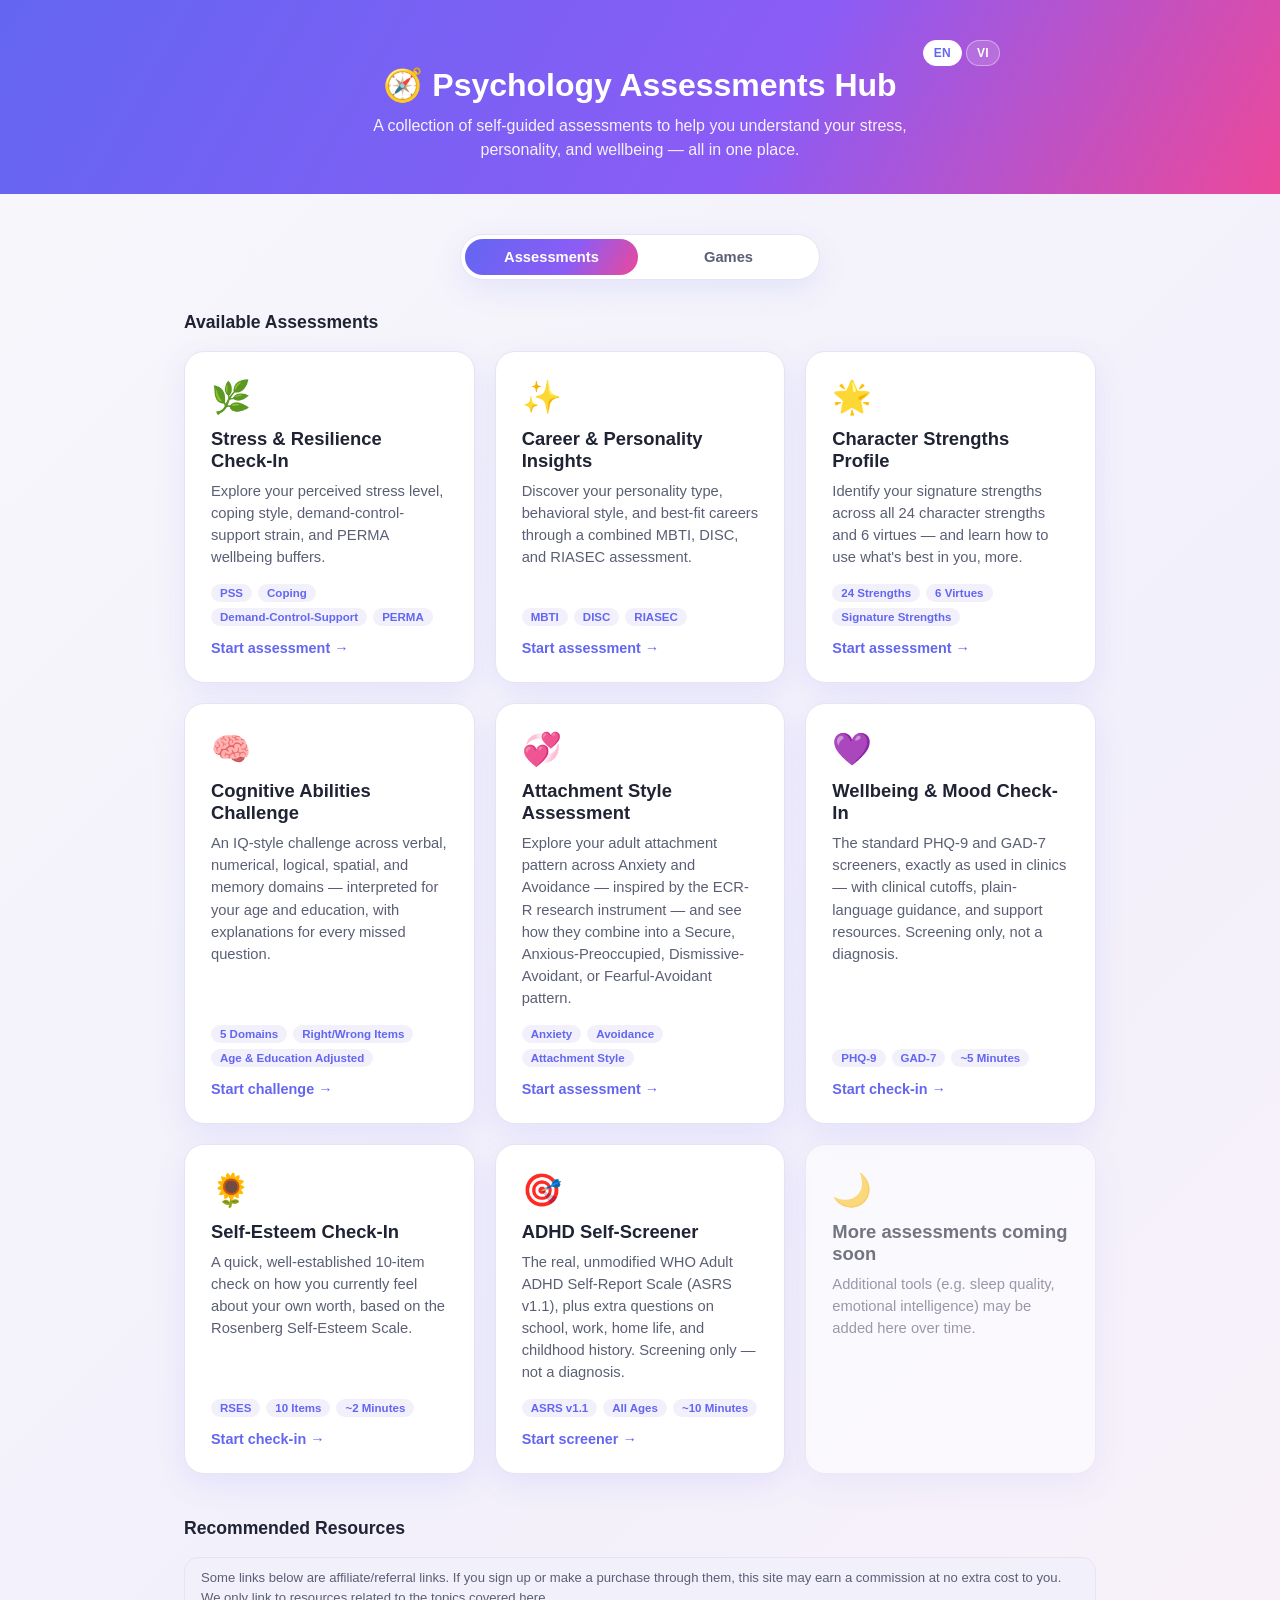
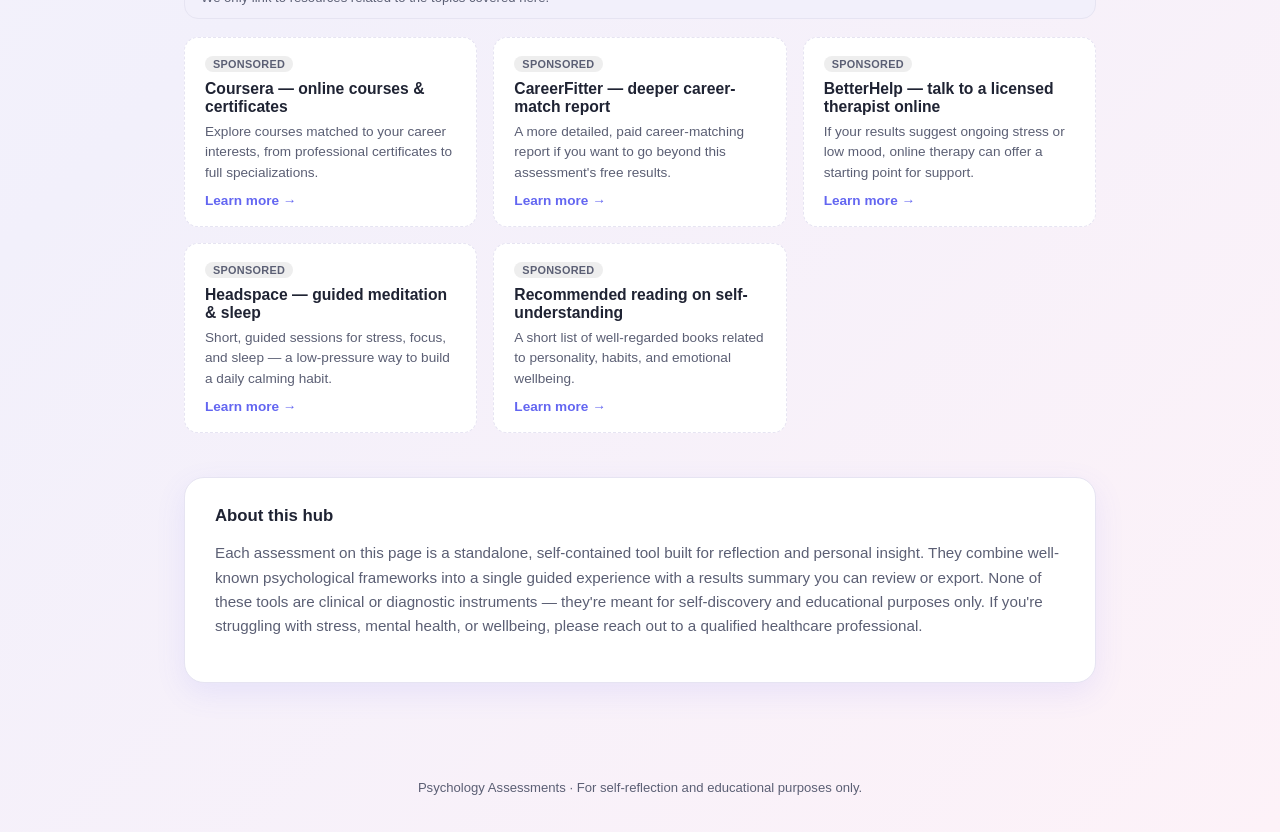
<file: index.html>
<!DOCTYPE html>
<html lang="en">
<head>
<meta charset="UTF-8" />
<meta name="viewport" content="width=device-width, initial-scale=1.0" />
<title>Psychology Assessments — Hub</title>
<meta name="description" content="A hub linking to all self-assessment tools: stress & resilience, career & personality insights, and more to come." />
<link rel="canonical" href="https://zoom2408.github.io/psych-assess-toolkit/" />
<meta name="robots" content="index, follow" />
<meta property="og:type" content="website" />
<meta property="og:title" content="Psychology Assessments — Hub" />
<meta property="og:description" content="Free, private, browser-based self-assessments for stress, personality, wellbeing, self-esteem, attachment style, cognitive ability, ADHD screening, and character strengths — plus free brain games." />
<meta property="og:url" content="https://zoom2408.github.io/psych-assess-toolkit/" />
<meta property="og:site_name" content="Psychology Assessments" />
<meta name="twitter:card" content="summary" />
<meta name="twitter:title" content="Psychology Assessments — Hub" />
<meta name="twitter:description" content="Free, private, browser-based self-assessments for stress, personality, wellbeing, self-esteem, attachment style, cognitive ability, ADHD screening, and character strengths — plus free brain games." />
<script type="application/ld+json">
{
  "@context": "https://schema.org",
  "@graph": [
    {
      "@type": "WebSite",
      "name": "Psychology Assessments",
      "url": "https://zoom2408.github.io/psych-assess-toolkit/",
      "description": "A hub linking to all self-assessment tools: stress & resilience, career & personality insights, wellbeing, and more."
    },
    {
      "@type": "ItemList",
      "name": "Available Assessments",
      "itemListElement": [
        { "@type": "ListItem", "position": 1, "name": "Stress & Resilience Check-In", "url": "https://zoom2408.github.io/psych-assess-toolkit/stress-assessment/" },
        { "@type": "ListItem", "position": 2, "name": "Career & Personality Insights", "url": "https://zoom2408.github.io/psych-assess-toolkit/career-personality-assessment/" },
        { "@type": "ListItem", "position": 3, "name": "Character Strengths Profile", "url": "https://zoom2408.github.io/psych-assess-toolkit/strengths-assessment/" },
        { "@type": "ListItem", "position": 4, "name": "Cognitive Abilities Challenge", "url": "https://zoom2408.github.io/psych-assess-toolkit/iq-test/" },
        { "@type": "ListItem", "position": 5, "name": "Attachment Style Assessment", "url": "https://zoom2408.github.io/psych-assess-toolkit/attachment-style-assessment/" },
        { "@type": "ListItem", "position": 6, "name": "Wellbeing & Mood Check-In", "url": "https://zoom2408.github.io/psych-assess-toolkit/wellbeing-checkin/" },
        { "@type": "ListItem", "position": 7, "name": "Self-Esteem Check-In", "url": "https://zoom2408.github.io/psych-assess-toolkit/self-esteem-assessment/" },
        { "@type": "ListItem", "position": 8, "name": "ADHD Self-Screener", "url": "https://zoom2408.github.io/psych-assess-toolkit/adhd-screener/" },
        { "@type": "ListItem", "position": 9, "name": "Brain Games", "url": "https://zoom2408.github.io/psych-assess-toolkit/brain-games/" }
      ]
    }
  ]
}
</script>
<style>
  :root {
    --grad-1: #6366f1;
    --grad-2: #8b5cf6;
    --grad-3: #ec4899;
    --ink: #1f2333;
    --ink-soft: #5b5f74;
    --bg: #f7f7fb;
    --card-bg: #ffffff;
    --border: #e6e4f2;
    --radius-lg: 20px;
    --radius-md: 14px;
    --shadow: 0 10px 30px rgba(99, 102, 241, 0.10);
    --shadow-hover: 0 16px 40px rgba(99, 102, 241, 0.18);
  }
  * { box-sizing: border-box; }
  html, body {
    margin: 0; padding: 0;
    font-family: "Segoe UI", "Helvetica Neue", Arial, sans-serif;
    background: linear-gradient(135deg, #f7f7fb 0%, #f2f0fb 50%, #fdf2f8 100%);
    color: var(--ink);
    min-height: 100vh;
  }
  .site-header {
    padding: 40px 24px 32px;
    text-align: center;
    background: linear-gradient(120deg, var(--grad-1), var(--grad-2) 60%, var(--grad-3));
    color: #fff;
  }
  .site-header h1 {
    margin: 0 0 10px;
    font-size: 2rem;
    letter-spacing: -0.02px;
  }
  .site-header p {
    margin: 0 auto;
    max-width: 560px;
    opacity: 0.92;
    line-height: 1.5;
  }
  .container {
    max-width: 960px;
    margin: 0 auto;
    padding: 40px 24px 60px;
  }
  .section-title {
    font-size: 1.1rem;
    font-weight: 700;
    color: var(--ink);
    margin: 0 0 18px;
  }
  .grid {
    display: grid;
    grid-template-columns: repeat(auto-fit, minmax(280px, 1fr));
    gap: 20px;
    margin-bottom: 44px;
  }
  .card {
    display: flex;
    flex-direction: column;
    background: var(--card-bg);
    border: 1px solid var(--border);
    border-radius: var(--radius-lg);
    padding: 26px;
    text-decoration: none;
    color: inherit;
    box-shadow: var(--shadow);
    transition: transform 0.15s ease, box-shadow 0.15s ease;
  }
  .card:hover {
    transform: translateY(-3px);
    box-shadow: var(--shadow-hover);
  }
  .card .emoji {
    font-size: 2rem;
    margin-bottom: 12px;
  }
  .card h3 {
    margin: 0 0 8px;
    font-size: 1.15rem;
  }
  .card p {
    margin: 0 0 16px;
    color: var(--ink-soft);
    font-size: 0.92rem;
    line-height: 1.5;
    flex-grow: 1;
  }
  .card .tags {
    display: flex;
    flex-wrap: wrap;
    gap: 6px;
    margin-bottom: 14px;
  }
  .tag {
    font-size: 0.72rem;
    font-weight: 600;
    padding: 3px 9px;
    border-radius: 999px;
    background: #f2f0fb;
    color: var(--grad-1);
  }
  .card .cta {
    font-size: 0.9rem;
    font-weight: 600;
    color: var(--grad-1);
  }
  .card.coming-soon {
    opacity: 0.6;
    cursor: default;
  }
  .card.coming-soon:hover {
    transform: none;
    box-shadow: var(--shadow);
  }
  .about {
    background: var(--card-bg);
    border: 1px solid var(--border);
    border-radius: var(--radius-lg);
    padding: 28px 30px;
    box-shadow: var(--shadow);
  }
  .about h2 {
    margin-top: 0;
    font-size: 1.05rem;
  }
  .about p {
    color: var(--ink-soft);
    line-height: 1.6;
    font-size: 0.95rem;
  }
  .site-footer {
    text-align: center;
    padding: 24px;
    color: var(--ink-soft);
    font-size: 0.82rem;
  }
  .resources {
    margin-bottom: 44px;
  }
  .disclosure {
    font-size: 0.82rem;
    color: var(--ink-soft);
    background: #f2f0fb;
    border: 1px solid var(--border);
    border-radius: var(--radius-md);
    padding: 10px 16px;
    margin-bottom: 18px;
    line-height: 1.5;
  }
  .resource-grid {
    display: grid;
    grid-template-columns: repeat(auto-fit, minmax(240px, 1fr));
    gap: 16px;
  }
  .resource-card {
    display: flex;
    flex-direction: column;
    background: var(--card-bg);
    border: 1px dashed var(--border);
    border-radius: var(--radius-md);
    padding: 18px 20px;
    text-decoration: none;
    color: inherit;
  }
  .resource-card h4 {
    margin: 0 0 6px;
    font-size: 0.98rem;
  }
  .resource-card p {
    margin: 0 0 10px;
    color: var(--ink-soft);
    font-size: 0.85rem;
    line-height: 1.5;
    flex-grow: 1;
  }
  .resource-card .cta {
    font-size: 0.85rem;
    font-weight: 600;
    color: var(--grad-1);
  }
  .resource-card .sponsored-tag {
    display: inline-block;
    font-size: 0.68rem;
    font-weight: 700;
    letter-spacing: 0.3px;
    text-transform: uppercase;
    color: var(--ink-soft);
    background: #eee;
    border-radius: 999px;
    padding: 2px 8px;
    margin-bottom: 8px;
    width: fit-content;
  }
  .site-header-inner {
    max-width: 720px;
    margin: 0 auto;
    display: flex;
    align-items: center;
    justify-content: flex-end;
  }
  .lang-toggle {
    display: flex;
    gap: 4px;
    flex-shrink: 0;
  }
  .lang-btn {
    background: rgba(255, 255, 255, 0.15);
    border: 1px solid rgba(255, 255, 255, 0.4);
    color: #fff;
    font-weight: 700;
    font-size: 0.75rem;
    letter-spacing: 0.3px;
    padding: 5px 10px;
    border-radius: 999px;
    cursor: pointer;
    transition: background 0.2s ease;
  }
  .lang-btn:hover {
    background: rgba(255, 255, 255, 0.28);
  }
  .lang-btn.active {
    background: #fff;
    color: var(--grad-1);
    border-color: #fff;
  }
  .segmented-control {
    display: flex;
    gap: 4px;
    max-width: 360px;
    margin: 0 auto 32px;
    background: #ffffff;
    border: 1px solid var(--border);
    border-radius: 999px;
    padding: 4px;
    box-shadow: var(--shadow);
  }
  .segment-btn {
    flex: 1;
    border: none;
    background: transparent;
    color: var(--ink-soft);
    font-weight: 700;
    font-size: 0.92rem;
    padding: 10px 16px;
    border-radius: 999px;
    cursor: pointer;
    transition: background 0.15s ease, color 0.15s ease;
  }
  .segment-btn:hover {
    color: var(--ink);
  }
  .segment-btn.active {
    background: linear-gradient(120deg, var(--grad-1), var(--grad-2) 60%, var(--grad-3));
    color: #fff;
  }
  .view-panel {
    display: none;
  }
  .view-panel.active {
    display: block;
  }
</style>
</head>
<body>

  <header class="site-header">
    <div class="site-header-inner">
      <div id="langToggle" class="lang-toggle"></div>
    </div>
    <h1 data-en="🧭 Psychology Assessments Hub" data-vi="🧭 Trang Chủ Đánh Giá Tâm Lý">🧭 Psychology Assessments Hub</h1>
    <p data-en="A collection of self-guided assessments to help you understand your stress, personality, and wellbeing — all in one place." data-vi="Bộ sưu tập các bài đánh giá tự thực hiện giúp bạn hiểu về căng thẳng, tính cách, và sức khỏe tinh thần của mình — tất cả ở một nơi.">A collection of self-guided assessments to help you understand your stress, personality, and wellbeing — all in one place.</p>
  </header>

  <main class="container">

    <div class="segmented-control" id="viewSwitcher">
      <button class="segment-btn" data-view="assessments" data-en="Assessments" data-vi="Đánh Giá">Assessments</button>
      <button class="segment-btn" data-view="games" data-en="Games" data-vi="Trò Chơi">Games</button>
    </div>

    <div id="assessmentsPanel" class="view-panel">
      <div class="section-title" data-en="Available Assessments" data-vi="Các Bài Đánh Giá Hiện Có">Available Assessments</div>
      <div class="grid">

        <a class="card" href="stress-assessment/index.html">
          <div class="emoji">🌿</div>
          <h3 data-en="Stress &amp; Resilience Check-In" data-vi="Kiểm Tra Căng Thẳng &amp; Sức Bền">Stress &amp; Resilience Check-In</h3>
          <p data-en="Explore your perceived stress level, coping style, demand-control-support strain, and PERMA wellbeing buffers." data-vi="Khám phá mức độ căng thẳng cảm nhận, phong cách ứng phó, mức độ căng thẳng theo mô hình đòi hỏi-kiểm soát-hỗ trợ, và các vùng đệm hạnh phúc PERMA của bạn.">Explore your perceived stress level, coping style, demand-control-support strain, and PERMA wellbeing buffers.</p>
          <div class="tags">
            <span class="tag">PSS</span>
            <span class="tag" data-en="Coping" data-vi="Ứng Phó">Coping</span>
            <span class="tag" data-en="Demand-Control-Support" data-vi="Đòi Hỏi-Kiểm Soát-Hỗ Trợ">Demand-Control-Support</span>
            <span class="tag">PERMA</span>
          </div>
          <span class="cta" data-en="Start assessment →" data-vi="Bắt đầu đánh giá →">Start assessment →</span>
        </a>

        <a class="card" href="career-personality-assessment/index.html">
          <div class="emoji">✨</div>
          <h3 data-en="Career &amp; Personality Insights" data-vi="Đánh Giá Sự Nghiệp &amp; Tính Cách">Career &amp; Personality Insights</h3>
          <p data-en="Discover your personality type, behavioral style, and best-fit careers through a combined MBTI, DISC, and RIASEC assessment." data-vi="Khám phá kiểu tính cách, phong cách hành vi, và những nghề nghiệp phù hợp nhất với bạn thông qua bài đánh giá kết hợp MBTI, DISC, và RIASEC.">Discover your personality type, behavioral style, and best-fit careers through a combined MBTI, DISC, and RIASEC assessment.</p>
          <div class="tags">
            <span class="tag">MBTI</span>
            <span class="tag">DISC</span>
            <span class="tag">RIASEC</span>
          </div>
          <span class="cta" data-en="Start assessment →" data-vi="Bắt đầu đánh giá →">Start assessment →</span>
        </a>

        <a class="card" href="strengths-assessment/index.html">
          <div class="emoji">🌟</div>
          <h3 data-en="Character Strengths Profile" data-vi="Hồ Sơ Thế Mạnh Tính Cách">Character Strengths Profile</h3>
          <p data-en="Identify your signature strengths across all 24 character strengths and 6 virtues — and learn how to use what's best in you, more." data-vi="Xác định các thế mạnh đặc trưng của bạn trong đủ 24 thế mạnh tính cách và 6 nhóm phẩm chất — và học cách phát huy nhiều hơn những điều tốt nhất ở bạn.">Identify your signature strengths across all 24 character strengths and 6 virtues — and learn how to use what's best in you, more.</p>
          <div class="tags">
            <span class="tag" data-en="24 Strengths" data-vi="24 Thế Mạnh">24 Strengths</span>
            <span class="tag" data-en="6 Virtues" data-vi="6 Nhóm Phẩm Chất">6 Virtues</span>
            <span class="tag" data-en="Signature Strengths" data-vi="Thế Mạnh Đặc Trưng">Signature Strengths</span>
          </div>
          <span class="cta" data-en="Start assessment →" data-vi="Bắt đầu đánh giá →">Start assessment →</span>
        </a>

        <a class="card" href="iq-test/index.html">
          <div class="emoji">🧠</div>
          <h3 data-en="Cognitive Abilities Challenge" data-vi="Thử Thách Năng Lực Nhận Thức">Cognitive Abilities Challenge</h3>
          <p data-en="An IQ-style challenge across verbal, numerical, logical, spatial, and memory domains — interpreted for your age and education, with explanations for every missed question." data-vi="Thử thách kiểu trắc nghiệm IQ trên các lĩnh vực ngôn ngữ, số học, logic, không gian, và trí nhớ — được diễn giải theo độ tuổi và học vấn của bạn, kèm lời giải cho mọi câu làm sai.">An IQ-style challenge across verbal, numerical, logical, spatial, and memory domains — interpreted for your age and education, with explanations for every missed question.</p>
          <div class="tags">
            <span class="tag" data-en="5 Domains" data-vi="5 Lĩnh Vực">5 Domains</span>
            <span class="tag" data-en="Right/Wrong Items" data-vi="Câu Hỏi Đúng/Sai">Right/Wrong Items</span>
            <span class="tag" data-en="Age &amp; Education Adjusted" data-vi="Điều Chỉnh Theo Tuổi &amp; Học Vấn">Age &amp; Education Adjusted</span>
          </div>
          <span class="cta" data-en="Start challenge →" data-vi="Bắt đầu thử thách →">Start challenge →</span>
        </a>

        <a class="card" href="attachment-style-assessment/index.html">
          <div class="emoji">💞</div>
          <h3 data-en="Attachment Style Assessment" data-vi="Đánh Giá Kiểu Gắn Bó">Attachment Style Assessment</h3>
          <p data-en="Explore your adult attachment pattern across Anxiety and Avoidance — inspired by the ECR-R research instrument — and see how they combine into a Secure, Anxious-Preoccupied, Dismissive-Avoidant, or Fearful-Avoidant pattern." data-vi="Khám phá mô hình gắn bó ở người trưởng thành của bạn qua hai khía cạnh Lo Âu và Né Tránh — lấy cảm hứng từ công cụ nghiên cứu ECR-R — và xem chúng kết hợp thành mô hình An Toàn, Lo Âu-Bận Tâm, Né Tránh-Xa Cách, hoặc Lo Âu-Né Tránh như thế nào.">Explore your adult attachment pattern across Anxiety and Avoidance — inspired by the ECR-R research instrument — and see how they combine into a Secure, Anxious-Preoccupied, Dismissive-Avoidant, or Fearful-Avoidant pattern.</p>
          <div class="tags">
            <span class="tag" data-en="Anxiety" data-vi="Lo Âu">Anxiety</span>
            <span class="tag" data-en="Avoidance" data-vi="Né Tránh">Avoidance</span>
            <span class="tag" data-en="Attachment Style" data-vi="Kiểu Gắn Bó">Attachment Style</span>
          </div>
          <span class="cta" data-en="Start assessment →" data-vi="Bắt đầu đánh giá →">Start assessment →</span>
        </a>

        <a class="card" href="wellbeing-checkin/index.html">
          <div class="emoji">💜</div>
          <h3 data-en="Wellbeing &amp; Mood Check-In" data-vi="Kiểm Tra Tâm Trạng &amp; Sức Khỏe Tinh Thần">Wellbeing &amp; Mood Check-In</h3>
          <p data-en="The standard PHQ-9 and GAD-7 screeners, exactly as used in clinics — with clinical cutoffs, plain-language guidance, and support resources. Screening only, not a diagnosis." data-vi="Bộ sàng lọc tiêu chuẩn PHQ-9 và GAD-7, đúng như trong phòng khám — kèm ngưỡng lâm sàng, hướng dẫn dễ hiểu, và các nguồn hỗ trợ. Chỉ mang tính sàng lọc, không phải chẩn đoán.">The standard PHQ-9 and GAD-7 screeners, exactly as used in clinics — with clinical cutoffs, plain-language guidance, and support resources. Screening only, not a diagnosis.</p>
          <div class="tags">
            <span class="tag">PHQ-9</span>
            <span class="tag">GAD-7</span>
            <span class="tag" data-en="~5 Minutes" data-vi="~5 Phút">~5 Minutes</span>
          </div>
          <span class="cta" data-en="Start check-in →" data-vi="Bắt đầu kiểm tra →">Start check-in →</span>
        </a>

        <a class="card" href="self-esteem-assessment/index.html">
          <div class="emoji">🌻</div>
          <h3 data-en="Self-Esteem Check-In" data-vi="Kiểm Tra Lòng Tự Trọng">Self-Esteem Check-In</h3>
          <p data-en="A quick, well-established 10-item check on how you currently feel about your own worth, based on the Rosenberg Self-Esteem Scale." data-vi="Bài kiểm tra ngắn gồm 10 câu hỏi đã được kiểm chứng, đánh giá cảm nhận hiện tại của bạn về giá trị bản thân, dựa trên Thang Đo Lòng Tự Trọng Rosenberg.">A quick, well-established 10-item check on how you currently feel about your own worth, based on the Rosenberg Self-Esteem Scale.</p>
          <div class="tags">
            <span class="tag">RSES</span>
            <span class="tag" data-en="10 Items" data-vi="10 Câu Hỏi">10 Items</span>
            <span class="tag" data-en="~2 Minutes" data-vi="~2 Phút">~2 Minutes</span>
          </div>
          <span class="cta" data-en="Start check-in →" data-vi="Bắt đầu kiểm tra →">Start check-in →</span>
        </a>

        <a class="card" href="adhd-screener/index.html">
          <div class="emoji">🎯</div>
          <h3 data-en="ADHD Self-Screener" data-vi="Công Cụ Tự Sàng Lọc ADHD">ADHD Self-Screener</h3>
          <p data-en="The real, unmodified WHO Adult ADHD Self-Report Scale (ASRS v1.1), plus extra questions on school, work, home life, and childhood history. Screening only — not a diagnosis." data-vi="Thang Tự Đánh Giá ADHD Người Lớn của WHO (ASRS v1.1), nguyên bản không chỉnh sửa, kèm các câu hỏi bổ sung về trường học, công việc, đời sống gia đình, và lịch sử thời thơ ấu. Chỉ mang tính sàng lọc — không phải chẩn đoán.">The real, unmodified WHO Adult ADHD Self-Report Scale (ASRS v1.1), plus extra questions on school, work, home life, and childhood history. Screening only — not a diagnosis.</p>
          <div class="tags">
            <span class="tag">ASRS v1.1</span>
            <span class="tag" data-en="All Ages" data-vi="Mọi Độ Tuổi">All Ages</span>
            <span class="tag" data-en="~10 Minutes" data-vi="~10 Phút">~10 Minutes</span>
          </div>
          <span class="cta" data-en="Start screener →" data-vi="Bắt đầu sàng lọc →">Start screener →</span>
        </a>

        <div class="card coming-soon">
          <div class="emoji">🌙</div>
          <h3 data-en="More assessments coming soon" data-vi="Thêm các bài đánh giá sắp ra mắt">More assessments coming soon</h3>
          <p data-en="Additional tools (e.g. sleep quality, emotional intelligence) may be added here over time." data-vi="Các công cụ bổ sung (ví dụ: chất lượng giấc ngủ, trí tuệ cảm xúc) có thể sẽ được thêm vào đây theo thời gian.">Additional tools (e.g. sleep quality, emotional intelligence) may be added here over time.</p>
        </div>

      </div>

      <div class="resources">
        <div class="section-title" data-en="Recommended Resources" data-vi="Tài Nguyên Gợi Ý">Recommended Resources</div>
        <div class="disclosure" data-en="Some links below are affiliate/referral links. If you sign up or make a purchase through them, this site may earn a commission at no extra cost to you. We only link to resources related to the topics covered here." data-vi="Một số liên kết bên dưới là liên kết liên kết/giới thiệu. Nếu bạn đăng ký hoặc mua hàng qua các liên kết này, trang web có thể nhận được hoa hồng mà không phát sinh thêm chi phí cho bạn. Chúng tôi chỉ liên kết đến các tài nguyên liên quan đến các chủ đề được đề cập ở đây.">Some links below are affiliate/referral links. If you sign up or make a purchase through them, this site may earn a commission at no extra cost to you. We only link to resources related to the topics covered here.</div>
        <div id="resourceGrid" class="resource-grid"></div>
      </div>

      <div class="about">
        <h2 data-en="About this hub" data-vi="Về trang này">About this hub</h2>
        <p data-en="Each assessment on this page is a standalone, self-contained tool built for reflection and personal insight. They combine well-known psychological frameworks into a single guided experience with a results summary you can review or export. None of these tools are clinical or diagnostic instruments — they're meant for self-discovery and educational purposes only. If you're struggling with stress, mental health, or wellbeing, please reach out to a qualified healthcare professional." data-vi="Mỗi bài đánh giá trên trang này là một công cụ độc lập, được xây dựng riêng để phục vụ việc chiêm nghiệm và hiểu biết bản thân. Chúng kết hợp các khung lý thuyết tâm lý học nổi tiếng thành một trải nghiệm hướng dẫn duy nhất kèm bản tóm tắt kết quả mà bạn có thể xem lại hoặc xuất ra. Không có công cụ nào trong số này là công cụ chẩn đoán hay lâm sàng — chúng chỉ nhằm mục đích tự khám phá bản thân và giáo dục. Nếu bạn đang gặp khó khăn với căng thẳng, sức khỏe tâm thần, hoặc đời sống tinh thần, vui lòng liên hệ với một chuyên gia y tế có trình độ.">
          Each assessment on this page is a standalone, self-contained tool built for reflection and
          personal insight. They combine well-known psychological frameworks into a single guided
          experience with a results summary you can review or export. None of these tools are
          clinical or diagnostic instruments — they're meant for self-discovery and educational
          purposes only. If you're struggling with stress, mental health, or wellbeing, please reach
          out to a qualified healthcare professional.
        </p>
      </div>
    </div>

    <div id="gamesPanel" class="view-panel">
      <div class="section-title" data-en="Available Games" data-vi="Các Trò Chơi Hiện Có">Available Games</div>
      <div class="grid">

        <a class="card" href="brain-games/index.html">
          <div class="emoji">🕹️</div>
          <h3 data-en="Brain Games" data-vi="Trò Chơi Trí Não">Brain Games</h3>
          <p data-en="Take a break with a live trivia quiz, reaction time test, sudoku, and 2048 — free mini-games, no sign-up required." data-vi="Nghỉ ngơi với trò chơi đố vui trực tiếp, kiểm tra thời gian phản ứng, sudoku, và 2048 — các trò chơi nhỏ miễn phí, không cần đăng ký.">Take a break with a live trivia quiz, reaction time test, sudoku, and 2048 — free mini-games, no sign-up required.</p>
          <div class="tags">
            <span class="tag" data-en="Trivia" data-vi="Đố Vui">Trivia</span>
            <span class="tag" data-en="Reaction Time" data-vi="Thời Gian Phản Ứng">Reaction Time</span>
            <span class="tag">Sudoku</span>
            <span class="tag">2048</span>
          </div>
          <span class="cta" data-en="Play now →" data-vi="Chơi ngay →">Play now →</span>
        </a>

        <div class="card coming-soon">
          <div class="emoji">🌙</div>
          <h3 data-en="More games coming soon" data-vi="Thêm trò chơi sắp ra mắt">More games coming soon</h3>
          <p data-en="More free mini-games may be added here over time." data-vi="Thêm các trò chơi nhỏ miễn phí có thể sẽ được thêm vào đây theo thời gian.">More free mini-games may be added here over time.</p>
        </div>

      </div>
    </div>

  </main>

  <footer class="site-footer">
    <p data-en="Psychology Assessments · For self-reflection and educational purposes only." data-vi="Đánh Giá Tâm Lý · Chỉ nhằm mục đích tự chiêm nghiệm và giáo dục.">Psychology Assessments · For self-reflection and educational purposes only.</p>
  </footer>

  <!-- View switcher (Assessments / Games segmented control) -->
  <script>
    (function initViewSwitcher() {
      const STORAGE_KEY = "hub.activeView";
      const switcher = document.getElementById("viewSwitcher");
      const panels = {
        assessments: document.getElementById("assessmentsPanel"),
        games: document.getElementById("gamesPanel"),
      };

      function setView(view) {
        if (!panels[view]) view = "assessments";
        Object.keys(panels).forEach((key) => {
          panels[key].classList.toggle("active", key === view);
        });
        switcher.querySelectorAll(".segment-btn").forEach((btn) => {
          btn.classList.toggle("active", btn.dataset.view === view);
        });
        localStorage.setItem(STORAGE_KEY, view);
      }

      switcher.querySelectorAll(".segment-btn").forEach((btn) => {
        btn.addEventListener("click", () => setView(btn.dataset.view));
      });

      const saved = localStorage.getItem(STORAGE_KEY);
      setView(saved === "games" ? "games" : "assessments");
    })();
  </script>

  <!-- Language / i18n -->
  <script src="shared/i18n.js"></script>
  <script src="shared/analytics-config.js"></script>
  <script src="shared/analytics.js"></script>
  <!-- Affiliate link config (edit shared/affiliate-config.js to add real IDs) -->
  <script src="shared/affiliate-config.js"></script>
  <script>
    (function renderResources() {
      const grid = document.getElementById("resourceGrid");
      if (!grid || typeof AFFILIATE_LINKS === "undefined") return;
      grid.innerHTML = Object.values(AFFILIATE_LINKS)
        .map(
          (r) => `
        <a class="resource-card" href="${r.url}" target="_blank" rel="sponsored noopener">
          <span class="sponsored-tag">Sponsored</span>
          <h4 data-en="${r.label.en}" data-vi="${r.label.vi}">${r.label.en}</h4>
          <p data-en="${r.blurb.en}" data-vi="${r.blurb.vi}">${r.blurb.en}</p>
          <span class="cta" data-en="Learn more →" data-vi="Tìm hiểu thêm →">Learn more →</span>
        </a>`
        )
        .join("");
      applyStaticTranslations();
    })();
  </script>

</body>
</html>
</file>
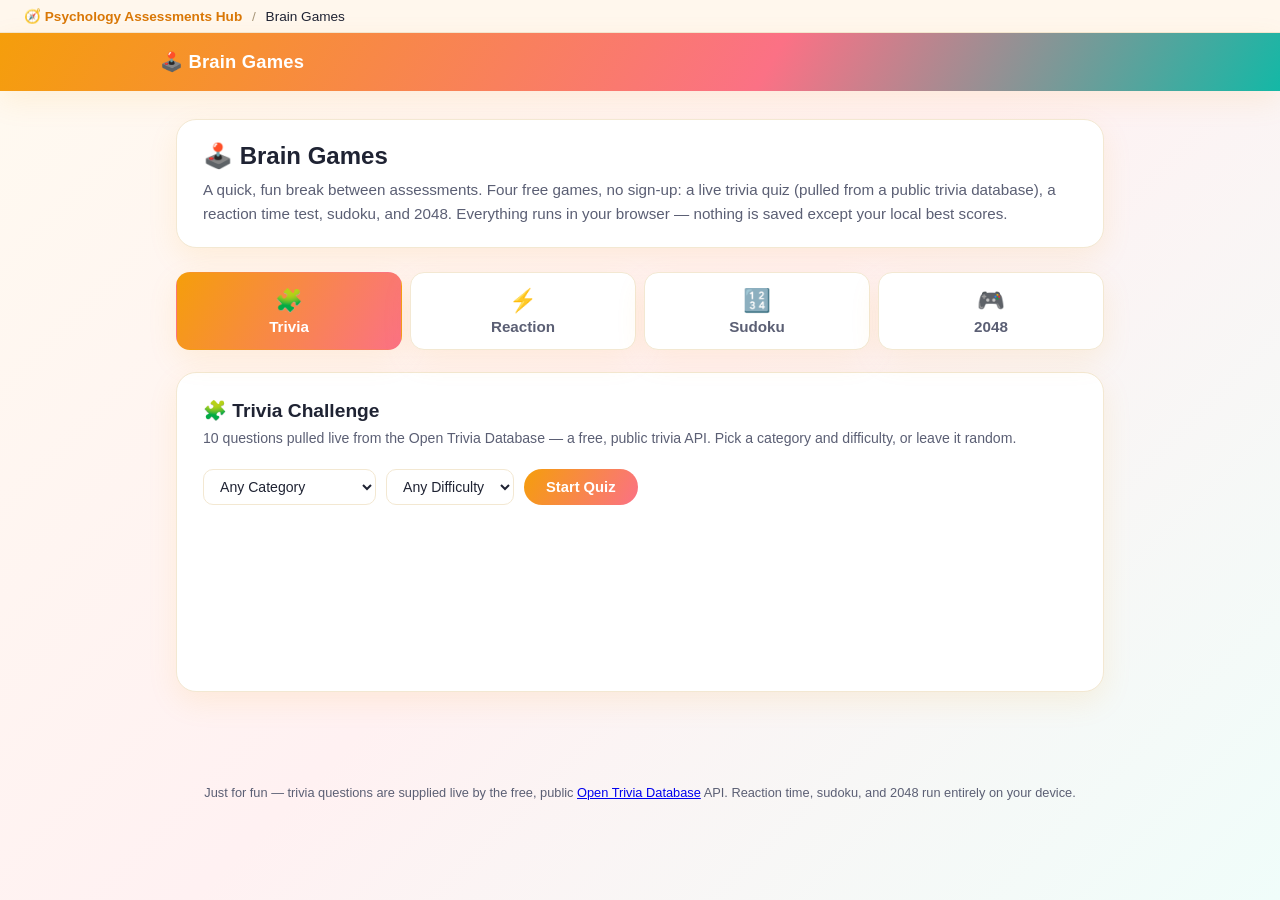
<file: brain-games/index.html>
<!DOCTYPE html>
<html lang="en">
<head>
<meta charset="UTF-8" />
<meta name="viewport" content="width=device-width, initial-scale=1.0" />
<title>Brain Games — Trivia, Reaction Time, Sudoku &amp; 2048</title>
<meta name="description" content="Free brain games to take a break between assessments: a live trivia quiz, a reaction time test, sudoku, and 2048 — all free to play in your browser." />
<link rel="canonical" href="https://zoom2408.github.io/psych-assess-toolkit/brain-games/" />
<meta name="robots" content="index, follow" />
<meta property="og:type" content="website" />
<meta property="og:title" content="Brain Games — Trivia, Reaction Time, Sudoku &amp; 2048" />
<meta property="og:description" content="Free brain games to take a break between assessments: a live trivia quiz, a reaction time test, sudoku, and 2048 — all free to play in your browser." />
<meta property="og:url" content="https://zoom2408.github.io/psych-assess-toolkit/brain-games/" />
<meta property="og:site_name" content="Psychology Assessments" />
<meta name="twitter:card" content="summary" />
<meta name="twitter:title" content="Brain Games — Trivia, Reaction Time, Sudoku &amp; 2048" />
<meta name="twitter:description" content="Free brain games to take a break between assessments: a live trivia quiz, a reaction time test, sudoku, and 2048 — all free to play in your browser." />
<script type="application/ld+json">
{
  "@context": "https://schema.org",
  "@graph": [
    {
      "@type": "WebApplication",
      "name": "Brain Games",
      "description": "Free brain games — trivia, reaction time test, sudoku, and 2048 — playable in the browser.",
      "url": "https://zoom2408.github.io/psych-assess-toolkit/brain-games/",
      "applicationCategory": "GameApplication",
      "operatingSystem": "Any (web browser)",
      "isAccessibleForFree": true,
      "browserRequirements": "Requires JavaScript",
      "isPartOf": {
        "@type": "WebSite",
        "name": "Psychology Assessments",
        "url": "https://zoom2408.github.io/psych-assess-toolkit/"
      },
      "offers": { "@type": "Offer", "price": "0", "priceCurrency": "USD" }
    },
    {
      "@type": "BreadcrumbList",
      "itemListElement": [
        { "@type": "ListItem", "position": 1, "name": "Psychology Assessments", "item": "https://zoom2408.github.io/psych-assess-toolkit/" },
        { "@type": "ListItem", "position": 2, "name": "Brain Games", "item": "https://zoom2408.github.io/psych-assess-toolkit/brain-games/" }
      ]
    }
  ]
}
</script>
<link rel="stylesheet" href="css/style.css" />
</head>
<body>
  <nav class="breadcrumb-bar" aria-label="Breadcrumb">
    <a href="../index.html">🧭 Psychology Assessments Hub</a>
    <span class="sep">/</span>
    <span>Brain Games</span>
  </nav>
  <header class="site-header">
    <div class="site-header-inner">
      <span class="logo">🕹️ Brain Games</span>
    </div>
  </header>

  <noscript>
    <div style="max-width:640px;margin:24px auto;padding:0 24px;line-height:1.6;font-family:sans-serif;">
      <h1>Brain Games</h1>
      <p>A collection of free games — trivia, reaction time, sudoku, and 2048 — that run entirely in your browser and require JavaScript. Please enable JavaScript to play.</p>
    </div>
  </noscript>

  <main class="app-container">
    <div class="intro">
      <h1>🕹️ Brain Games</h1>
      <p>A quick, fun break between assessments. Four free games, no sign-up: a live trivia quiz (pulled from a public trivia database), a reaction time test, sudoku, and 2048. Everything runs in your browser — nothing is saved except your local best scores.</p>
    </div>

    <div class="tab-bar" id="tabBar"></div>

    <div class="game-panel" id="gamePanel"></div>
  </main>

  <footer class="site-footer">
    <p>Just for fun — trivia questions are supplied live by the free, public <a href="https://opentdb.com/" target="_blank" rel="noopener">Open Trivia Database</a> API. Reaction time, sudoku, and 2048 run entirely on your device.</p>
  </footer>

  <script src="../shared/analytics-config.js"></script>
  <script src="../shared/analytics.js"></script>
  <script src="js/trivia.js"></script>
  <script src="js/reaction.js"></script>
  <script src="js/sudoku.js"></script>
  <script src="js/game2048.js"></script>
  <script src="js/app.js"></script>
</body>
</html>
</file>
<file: brain-games/css/style.css>
/* =========================================================================
   BRAIN GAMES — ARCADE THEME (amber · rose · teal)
   Same layout conventions as the rest of the hub (breadcrumb, site-header,
   card system, footer disclaimer) with a playful arcade palette.
========================================================================= */

:root {
  --grad-1: #f59e0b;
  --grad-2: #fb7185;
  --grad-3: #14b8a6;
  --accent: #d97706;
  --ink: #1f2333;
  --ink-soft: #5b5f74;
  --bg: #fffaf0;
  --card-bg: #ffffff;
  --border: #f3e8d2;
  --radius-lg: 20px;
  --radius-md: 14px;
  --radius-sm: 10px;
  --shadow: 0 10px 30px rgba(245, 158, 11, 0.10);
  --shadow-hover: 0 16px 40px rgba(245, 158, 11, 0.18);
  --good: #16a34a;
  --bad: #dc2626;
}

* { box-sizing: border-box; }

html, body {
  margin: 0;
  padding: 0;
  font-family: "Segoe UI", "Helvetica Neue", Arial, sans-serif;
  background: linear-gradient(135deg, #fffaf0 0%, #fff1f2 50%, #f0fdfa 100%);
  color: var(--ink);
  min-height: 100vh;
}

.breadcrumb-bar {
  background: #fff7ed;
  border-bottom: 1px solid var(--border);
  padding: 8px 24px;
  font-size: 0.85rem;
}
.breadcrumb-bar a {
  color: var(--accent);
  text-decoration: none;
  font-weight: 600;
}
.breadcrumb-bar a:hover { text-decoration: underline; }
.breadcrumb-bar .sep { color: #a8977a; margin: 0 6px; }

.site-header {
  padding: 18px 24px;
  background: linear-gradient(120deg, var(--grad-1), var(--grad-2) 60%, var(--grad-3));
  box-shadow: var(--shadow);
}
.site-header-inner {
  max-width: 960px;
  margin: 0 auto;
  display: flex;
  align-items: center;
  justify-content: space-between;
  gap: 12px;
}
.logo {
  color: #fff;
  font-weight: 700;
  font-size: 1.15rem;
  letter-spacing: 0.2px;
}

.app-container {
  max-width: 960px;
  margin: 0 auto;
  padding: 28px 16px 60px;
}

.intro {
  background: var(--card-bg);
  border: 1px solid var(--border);
  border-radius: var(--radius-lg);
  padding: 22px 26px;
  box-shadow: var(--shadow);
  margin-bottom: 24px;
}
.intro h1 {
  margin: 0 0 8px;
  font-size: 1.5rem;
}
.intro p {
  margin: 0;
  color: var(--ink-soft);
  line-height: 1.55;
  font-size: 0.95rem;
}

/* ---------------- Tabs ---------------- */
.tab-bar {
  display: flex;
  gap: 8px;
  flex-wrap: wrap;
  margin-bottom: 22px;
}
.tab-btn {
  flex: 1 1 160px;
  background: var(--card-bg);
  border: 1px solid var(--border);
  border-radius: var(--radius-md);
  padding: 14px 12px;
  text-align: center;
  cursor: pointer;
  font-size: 0.95rem;
  font-weight: 700;
  color: var(--ink-soft);
  box-shadow: var(--shadow);
  transition: transform 0.15s ease, box-shadow 0.15s ease, color 0.15s ease;
}
.tab-btn:hover {
  transform: translateY(-2px);
  box-shadow: var(--shadow-hover);
}
.tab-btn.active {
  color: #fff;
  background: linear-gradient(120deg, var(--grad-1), var(--grad-2));
  border-color: transparent;
}
.tab-btn .tab-emoji {
  display: block;
  font-size: 1.4rem;
  margin-bottom: 4px;
}

.game-panel {
  background: var(--card-bg);
  border: 1px solid var(--border);
  border-radius: var(--radius-lg);
  padding: 26px;
  box-shadow: var(--shadow);
  min-height: 320px;
}
.game-panel h2 {
  margin: 0 0 6px;
  font-size: 1.2rem;
}
.game-sub {
  color: var(--ink-soft);
  font-size: 0.88rem;
  margin: 0 0 20px;
  line-height: 1.5;
}

.btn {
  display: inline-block;
  background: linear-gradient(120deg, var(--grad-1), var(--grad-2));
  color: #fff;
  border: none;
  border-radius: 999px;
  padding: 10px 22px;
  font-size: 0.92rem;
  font-weight: 700;
  cursor: pointer;
  transition: transform 0.15s ease, box-shadow 0.15s ease;
}
.btn:hover { transform: translateY(-1px); box-shadow: var(--shadow-hover); }
.btn:disabled { opacity: 0.5; cursor: default; transform: none; box-shadow: none; }
.btn.secondary {
  background: #fff;
  color: var(--accent);
  border: 1px solid var(--border);
}
.btn.small { padding: 6px 14px; font-size: 0.8rem; }

.row {
  display: flex;
  gap: 10px;
  flex-wrap: wrap;
  align-items: center;
  margin-bottom: 16px;
}

select, .select {
  border: 1px solid var(--border);
  border-radius: var(--radius-sm);
  padding: 8px 12px;
  font-size: 0.88rem;
  background: #fff;
  color: var(--ink);
}

/* ---------------- Trivia ---------------- */
.trivia-progress {
  font-size: 0.82rem;
  color: var(--ink-soft);
  margin-bottom: 8px;
}
.trivia-question {
  font-size: 1.05rem;
  font-weight: 600;
  margin: 0 0 18px;
  line-height: 1.5;
}
.trivia-options {
  display: grid;
  gap: 10px;
  margin-bottom: 20px;
}
.trivia-option {
  text-align: left;
  background: #fff;
  border: 1px solid var(--border);
  border-radius: var(--radius-md);
  padding: 12px 16px;
  font-size: 0.92rem;
  cursor: pointer;
  transition: background 0.15s ease, border-color 0.15s ease;
}
.trivia-option:hover { border-color: var(--grad-1); }
.trivia-option.correct { background: #ecfdf5; border-color: var(--good); color: var(--good); font-weight: 700; }
.trivia-option.incorrect { background: #fef2f2; border-color: var(--bad); color: var(--bad); font-weight: 700; }
.trivia-option:disabled { cursor: default; }
.trivia-score {
  font-weight: 700;
  color: var(--accent);
}
.trivia-result {
  text-align: center;
  padding: 20px 0;
}
.trivia-result .big-score {
  font-size: 2.4rem;
  font-weight: 800;
  color: var(--accent);
  margin: 6px 0;
}

/* ---------------- Reaction ---------------- */
.reaction-box {
  height: 260px;
  border-radius: var(--radius-lg);
  display: flex;
  align-items: center;
  justify-content: center;
  text-align: center;
  font-size: 1.2rem;
  font-weight: 700;
  color: #fff;
  cursor: pointer;
  user-select: none;
  transition: background 0.15s ease;
  padding: 20px;
}
.reaction-box.idle { background: linear-gradient(120deg, #94a3b8, #64748b); }
.reaction-box.waiting { background: linear-gradient(120deg, var(--bad), #b91c1c); }
.reaction-box.go { background: linear-gradient(120deg, var(--good), #15803d); }
.reaction-box.early { background: linear-gradient(120deg, #f59e0b, #b45309); }
.reaction-stats {
  display: grid;
  grid-template-columns: repeat(auto-fit, minmax(120px, 1fr));
  gap: 12px;
  margin-top: 18px;
}
.reaction-stat {
  background: #fff7ed;
  border: 1px solid var(--border);
  border-radius: var(--radius-md);
  padding: 12px;
  text-align: center;
}
.reaction-stat .val {
  font-size: 1.3rem;
  font-weight: 800;
  color: var(--accent);
}
.reaction-stat .lbl {
  font-size: 0.75rem;
  color: var(--ink-soft);
}

/* ---------------- Sudoku ---------------- */
.sudoku-wrap {
  display: flex;
  flex-direction: column;
  align-items: center;
}
.sudoku-grid {
  display: grid;
  grid-template-columns: repeat(9, minmax(28px, 42px));
  grid-template-rows: repeat(9, minmax(28px, 42px));
  border: 2px solid var(--ink);
  margin-bottom: 18px;
}
.sudoku-cell {
  border: 1px solid var(--border);
  display: flex;
  align-items: center;
  justify-content: center;
  font-size: 1.05rem;
  font-weight: 600;
  background: #fff;
}
.sudoku-cell.given { background: #fff7ed; color: var(--ink); }
.sudoku-cell input {
  width: 100%;
  height: 100%;
  border: none;
  text-align: center;
  font-size: 1.05rem;
  font-weight: 600;
  color: var(--accent);
  background: transparent;
}
.sudoku-cell input:focus { outline: 2px solid var(--grad-1); }
.sudoku-cell.conflict { background: #fef2f2; }
.sudoku-cell.border-right { border-right: 2px solid var(--ink); }
.sudoku-cell.border-bottom { border-bottom: 2px solid var(--ink); }
.sudoku-status {
  font-weight: 700;
  margin-bottom: 10px;
}
.sudoku-status.ok { color: var(--good); }
.sudoku-status.bad { color: var(--bad); }

/* ---------------- 2048 ---------------- */
.puzzle2048-wrap {
  display: flex;
  flex-direction: column;
  align-items: center;
}
.puzzle2048-grid {
  position: relative;
  display: grid;
  grid-template-columns: repeat(4, minmax(56px, 76px));
  grid-template-rows: repeat(4, minmax(56px, 76px));
  gap: 8px;
  background: #eee0c8;
  border-radius: var(--radius-md);
  padding: 8px;
  margin-bottom: 14px;
  touch-action: none;
}
.p2048-cell {
  background: rgba(255,255,255,0.35);
  border-radius: var(--radius-sm);
}
.p2048-tile {
  border-radius: var(--radius-sm);
  display: flex;
  align-items: center;
  justify-content: center;
  font-weight: 800;
  font-size: 1.3rem;
  color: #5b4636;
  background: #eee4d3;
}
.p2048-tile[data-v="2"] { background: #eee4da; }
.p2048-tile[data-v="4"] { background: #ede0c8; }
.p2048-tile[data-v="8"] { background: #f2b179; color: #fff; }
.p2048-tile[data-v="16"] { background: #f59563; color: #fff; }
.p2048-tile[data-v="32"] { background: #f67c5f; color: #fff; }
.p2048-tile[data-v="64"] { background: #f65e3b; color: #fff; }
.p2048-tile[data-v="128"] { background: #edcf72; color: #fff; font-size: 1.1rem; }
.p2048-tile[data-v="256"] { background: #edcc61; color: #fff; font-size: 1.1rem; }
.p2048-tile[data-v="512"] { background: #edc850; color: #fff; font-size: 1.1rem; }
.p2048-tile[data-v="1024"] { background: #edc53f; color: #fff; font-size: 0.95rem; }
.p2048-tile[data-v="2048"] { background: #edc22e; color: #fff; font-size: 0.95rem; }
.p2048-hint {
  font-size: 0.8rem;
  color: var(--ink-soft);
  margin-bottom: 10px;
}

.game-error {
  color: var(--bad);
  background: #fef2f2;
  border: 1px solid #fecaca;
  border-radius: var(--radius-md);
  padding: 12px 16px;
  font-size: 0.88rem;
}

.site-footer {
  text-align: center;
  color: var(--ink-soft);
  font-size: 0.8rem;
  padding: 20px;
}
</file>
